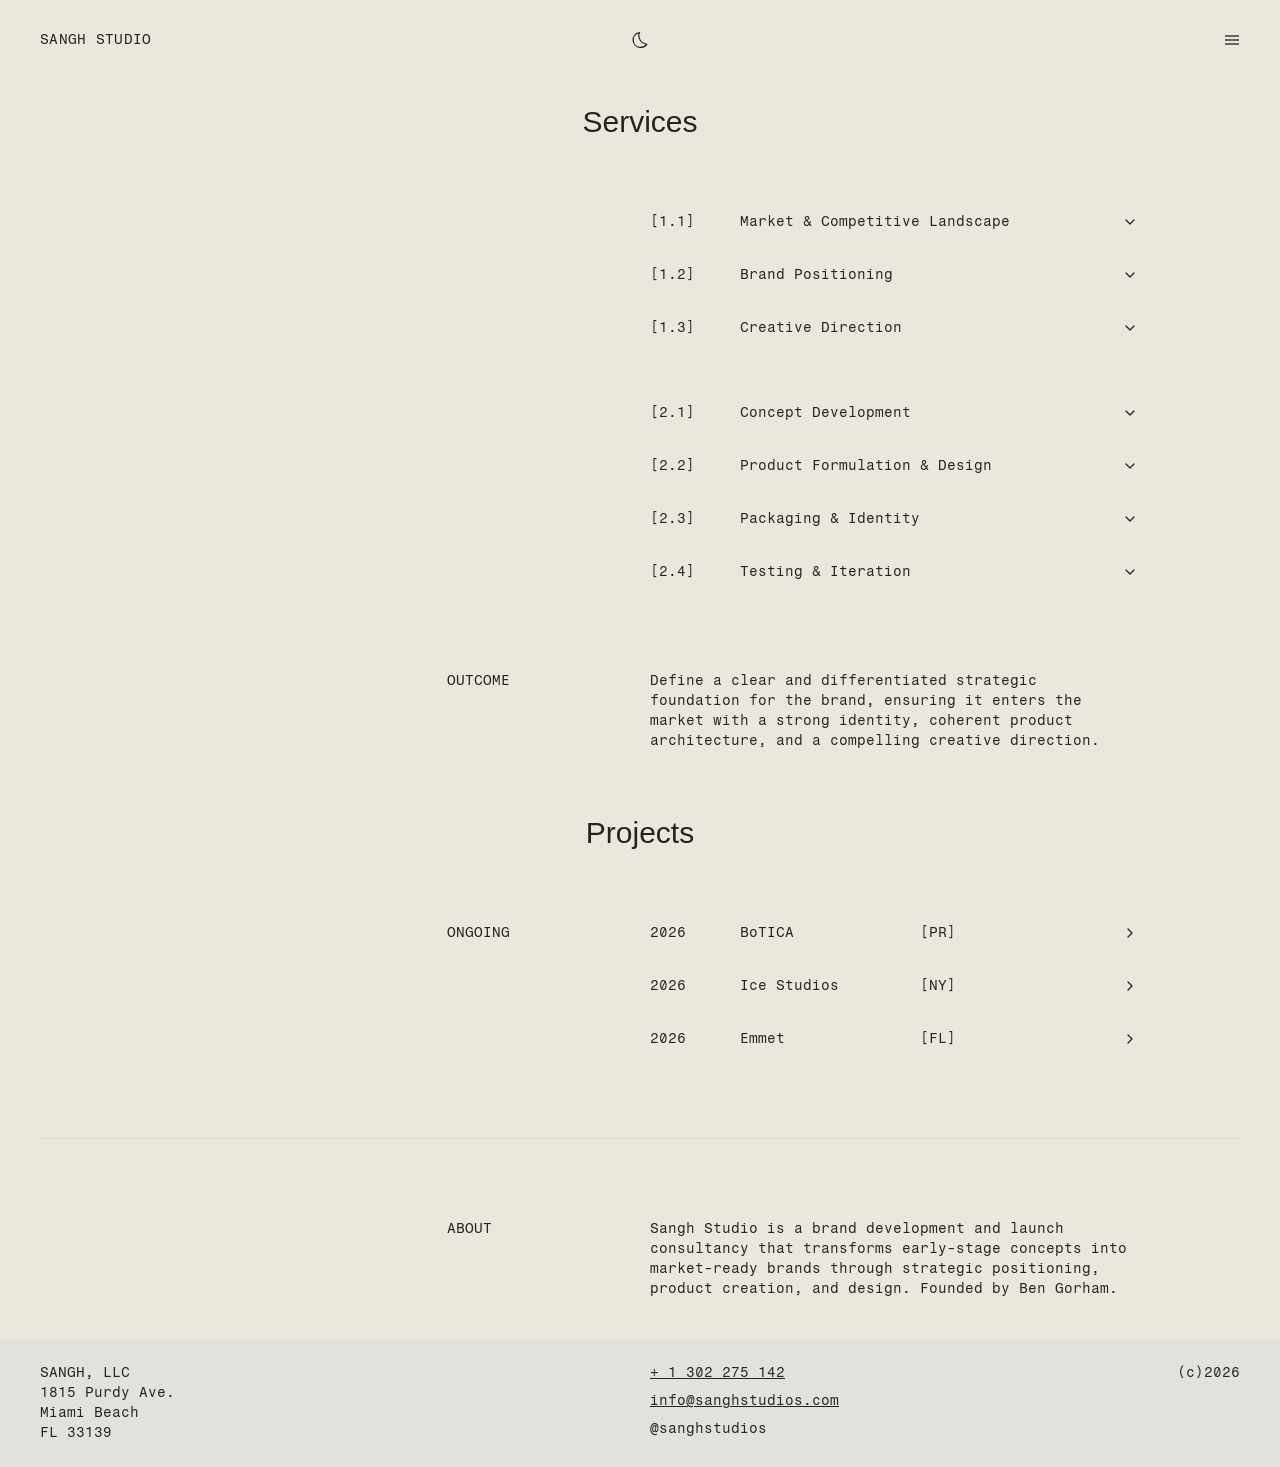
<file: index.html>
<!DOCTYPE html>
<html lang="en">
<head>
<meta charset="UTF-8">
<meta name="viewport" content="width=device-width, initial-scale=1.0">
<meta name="robots" content="noindex, nofollow">
<title>Sangh Studio</title>
<link rel="preconnect" href="https://fonts.googleapis.com">
<link rel="preconnect" href="https://fonts.gstatic.com" crossorigin>
<link href="https://fonts.googleapis.com/css2?family=Fragment+Mono:ital@0;1&display=swap" rel="stylesheet">
<link rel="stylesheet" href="styles.css">
</head>
<body>

<div class="page">

  <header class="navbar">
    <a class="navbar__logo" href="index.html">SANGH STUDIO</a>
    <button class="theme-toggle" type="button" aria-label="Toggle dark mode" data-theme-toggle>
      <span class="theme-toggle__icon theme-toggle__icon--awake" aria-hidden="true">
        <svg viewBox="0 0 32 32" fill="currentColor">
          <rect x="15" y="2" width="2" height="4.96"/>
          <rect x="21.67" y="6.85" width="4.96" height="2" transform="translate(1.52 19.37) rotate(-45)"/>
          <rect x="25.04" y="15" width="4.96" height="2"/>
          <rect x="23.15" y="21.67" width="2" height="4.96" transform="translate(-10 24.15) rotate(-45)"/>
          <rect x="15" y="25.04" width="2" height="4.96"/>
          <rect x="5.37" y="23.15" width="4.96" height="2" transform="translate(-14.77 12.63) rotate(-45)"/>
          <rect x="2" y="15" width="4.96" height="2"/>
          <rect x="6.85" y="5.37" width="2" height="4.96" transform="translate(-3.25 7.85) rotate(-45)"/>
          <path d="M16,12a4,4,0,1,1-4,4,4,4,0,0,1,4-4m0-2a6,6,0,1,0,6,6,6,6,0,0,0-6-6Z"/>
        </svg>
      </span>
      <span class="theme-toggle__icon theme-toggle__icon--asleep" aria-hidden="true">
        <svg viewBox="0 0 32 32" fill="currentColor">
          <path d="M13.5025,5.4136A15.0755,15.0755,0,0,0,25.096,23.6082a11.1134,11.1134,0,0,1-7.9749,3.3893c-.1385,0-.2782.0051-.4178,0A11.0944,11.0944,0,0,1,13.5025,5.4136M14.98,3a1.0024,1.0024,0,0,0-.1746.0156A13.0959,13.0959,0,0,0,16.63,28.9973c.1641.006.3282,0,.4909,0a13.0724,13.0724,0,0,0,10.702-5.5556,1.0094,1.0094,0,0,0-.7833-1.5644A13.08,13.08,0,0,1,15.8892,4.38,1.0149,1.0149,0,0,0,14.98,3Z"/>
        </svg>
      </span>
    </button>
    <button class="navbar__menu" aria-label="Open menu" type="button">
      <svg viewBox="0 0 16 16" fill="none" xmlns="http://www.w3.org/2000/svg">
        <line x1="1" y1="4" x2="15" y2="4" stroke="currentColor" stroke-width="1.3"/>
        <line x1="1" y1="8" x2="15" y2="8" stroke="currentColor" stroke-width="1.3"/>
        <line x1="1" y1="12" x2="15" y2="12" stroke="currentColor" stroke-width="1.3"/>
      </svg>
    </button>
  </header>

  <h1 class="section-heading">Services</h1>

  <div class="accordion-block">
    <div class="accordion-block__list services-list">

      <details class="accordion-row">
        <summary class="accordion-row__summary">
          <span class="accordion-row__tag">[1.1]</span>
          <span class="accordion-row__label">Market &amp; Competitive Landscape</span>
          <svg class="accordion-row__chevron" viewBox="0 0 16 16" fill="none" xmlns="http://www.w3.org/2000/svg">
            <path d="M4 6l4 4 4-4" stroke="currentColor" stroke-width="1.3" stroke-linecap="round" stroke-linejoin="round"/>
          </svg>
        </summary>
        <div class="accordion-row__panel">We map the competitive field and market context that shape where the brand can credibly compete.</div>
      </details>

      <details class="accordion-row">
        <summary class="accordion-row__summary">
          <span class="accordion-row__tag">[1.2]</span>
          <span class="accordion-row__label">Brand Positioning</span>
          <svg class="accordion-row__chevron" viewBox="0 0 16 16" fill="none" xmlns="http://www.w3.org/2000/svg">
            <path d="M4 6l4 4 4-4" stroke="currentColor" stroke-width="1.3" stroke-linecap="round" stroke-linejoin="round"/>
          </svg>
        </summary>
        <div class="accordion-row__panel">A clear, differentiated position the rest of the brand is built from.</div>
      </details>

      <details class="accordion-row">
        <summary class="accordion-row__summary">
          <span class="accordion-row__tag">[1.3]</span>
          <span class="accordion-row__label">Creative Direction</span>
          <svg class="accordion-row__chevron" viewBox="0 0 16 16" fill="none" xmlns="http://www.w3.org/2000/svg">
            <path d="M4 6l4 4 4-4" stroke="currentColor" stroke-width="1.3" stroke-linecap="round" stroke-linejoin="round"/>
          </svg>
        </summary>
        <div class="accordion-row__panel">Visual and verbal direction that carries the position into the world.</div>
      </details>

    </div>
  </div>

  <div class="accordion-block">
    <div class="accordion-block__list services-list">

      <details class="accordion-row">
        <summary class="accordion-row__summary">
          <span class="accordion-row__tag">[2.1]</span>
          <span class="accordion-row__label">Concept Development</span>
          <svg class="accordion-row__chevron" viewBox="0 0 16 16" fill="none" xmlns="http://www.w3.org/2000/svg">
            <path d="M4 6l4 4 4-4" stroke="currentColor" stroke-width="1.3" stroke-linecap="round" stroke-linejoin="round"/>
          </svg>
        </summary>
        <div class="accordion-row__panel">Product and brand concepts stress-tested before build.</div>
      </details>

      <details class="accordion-row">
        <summary class="accordion-row__summary">
          <span class="accordion-row__tag">[2.2]</span>
          <span class="accordion-row__label">Product Formulation &amp; Design</span>
          <svg class="accordion-row__chevron" viewBox="0 0 16 16" fill="none" xmlns="http://www.w3.org/2000/svg">
            <path d="M4 6l4 4 4-4" stroke="currentColor" stroke-width="1.3" stroke-linecap="round" stroke-linejoin="round"/>
          </svg>
        </summary>
        <div class="accordion-row__panel">From formulation through physical and digital product design.</div>
      </details>

      <details class="accordion-row">
        <summary class="accordion-row__summary">
          <span class="accordion-row__tag">[2.3]</span>
          <span class="accordion-row__label">Packaging &amp; Identity</span>
          <svg class="accordion-row__chevron" viewBox="0 0 16 16" fill="none" xmlns="http://www.w3.org/2000/svg">
            <path d="M4 6l4 4 4-4" stroke="currentColor" stroke-width="1.3" stroke-linecap="round" stroke-linejoin="round"/>
          </svg>
        </summary>
        <div class="accordion-row__panel">Packaging and identity systems that hold up shelf to screen.</div>
      </details>

      <details class="accordion-row">
        <summary class="accordion-row__summary">
          <span class="accordion-row__tag">[2.4]</span>
          <span class="accordion-row__label">Testing &amp; Iteration</span>
          <svg class="accordion-row__chevron" viewBox="0 0 16 16" fill="none" xmlns="http://www.w3.org/2000/svg">
            <path d="M4 6l4 4 4-4" stroke="currentColor" stroke-width="1.3" stroke-linecap="round" stroke-linejoin="round"/>
          </svg>
        </summary>
        <div class="accordion-row__panel">Iterative testing to validate before scale.</div>
      </details>

    </div>
  </div>

  <div class="row">
    <span class="row__label">OUTCOME</span>
    <p class="row__content">Define a clear and differentiated strategic foundation for the brand, ensuring it enters the market with a strong identity, coherent product architecture, and a compelling creative direction.</p>
  </div>

  <h1 class="section-heading">Projects</h1>

  <div class="accordion-block">
    <span class="accordion-block__label">ONGOING</span>
    <div class="accordion-block__list">

      <a class="accordion-row project-row" href="case-study.html">
        <span class="accordion-row__summary">
          <span class="accordion-row__tag">2026</span>
          <span class="accordion-row__label">BoTICA</span>
          <span class="accordion-row__label">[PR]</span>
          <svg class="accordion-row__chevron" viewBox="0 0 16 16" fill="none" xmlns="http://www.w3.org/2000/svg">
            <path d="M6 4l4 4-4 4" stroke="currentColor" stroke-width="1.3" stroke-linecap="round" stroke-linejoin="round"/>
          </svg>
        </span>
      </a>

      <a class="accordion-row project-row" href="case-study.html">
        <span class="accordion-row__summary">
          <span class="accordion-row__tag">2026</span>
          <span class="accordion-row__label">Ice Studios</span>
          <span class="accordion-row__label">[NY]</span>
          <svg class="accordion-row__chevron" viewBox="0 0 16 16" fill="none" xmlns="http://www.w3.org/2000/svg">
            <path d="M6 4l4 4-4 4" stroke="currentColor" stroke-width="1.3" stroke-linecap="round" stroke-linejoin="round"/>
          </svg>
        </span>
      </a>

      <a class="accordion-row project-row" href="case-study.html">
        <span class="accordion-row__summary">
          <span class="accordion-row__tag">2026</span>
          <span class="accordion-row__label">Emmet</span>
          <span class="accordion-row__label">[FL]</span>
          <svg class="accordion-row__chevron" viewBox="0 0 16 16" fill="none" xmlns="http://www.w3.org/2000/svg">
            <path d="M6 4l4 4-4 4" stroke="currentColor" stroke-width="1.3" stroke-linecap="round" stroke-linejoin="round"/>
          </svg>
        </span>
      </a>

    </div>
  </div>

  <hr class="divider">

  <div class="row">
    <span class="row__label">ABOUT</span>
    <p class="row__content">Sangh Studio is a brand development and launch consultancy that transforms early-stage concepts into market-ready brands through strategic positioning, product creation, and design. Founded by Ben Gorham.</p>
  </div>

</div>

<footer class="footer">
  <div class="footer__inner">
    <address class="footer__address">SANGH, LLC
1815 Purdy Ave.
Miami Beach
FL 33139</address>
    <div class="footer__contact">
      <a href="tel:+13022751142">+ 1 302 275 142</a>
      <a href="mailto:info@sanghstudios.com">info@sanghstudios.com</a>
      <span>@sanghstudios</span>
    </div>
    <div class="footer__copyright">(c)2026</div>
  </div>
</footer>

<script>
(function () {
  var toggle = document.querySelector('[data-theme-toggle]');
  if (!toggle) return;

  var stored = localStorage.getItem('theme');
  if (stored) document.documentElement.setAttribute('data-theme', stored);

  function isDark() {
    var attr = document.documentElement.getAttribute('data-theme');
    if (attr === 'dark') return true;
    if (attr === 'light') return false;
    return window.matchMedia('(prefers-color-scheme: dark)').matches;
  }
  toggle.setAttribute('aria-pressed', String(isDark()));

  toggle.addEventListener('click', function () {
    var next = isDark() ? 'light' : 'dark';
    document.documentElement.setAttribute('data-theme', next);
    localStorage.setItem('theme', next);
    toggle.setAttribute('aria-pressed', String(next === 'dark'));
  });
})();
</script>

</body>
</html>
</file>
<file: styles.css>
/* ==========================================================================
   Design tokens — mirrors the Figma variable collections (Color, Spacing,
   Typography, Opacity) in z4r2GtcbVEovhkcWIFmdTf.
   ========================================================================== */
:root {
  /* Primitive — warm neutrals */
  --color-warm-100: #EAE7DC;
  --color-warm-200: #C2BCA6;
  --color-warm-300: #979283;
  --color-warm-400: #6E6B61;
  --color-warm-500: #474641;
  --color-warm-600: #242424;

  /* Primitive — true grays */
  --color-white: #FFFFFF;
  --color-gray-100: #F2F2F2;
  --color-gray-200: #D9D9D9;
  --color-gray-300: #B3B3B3;
  --color-gray-400: #808080;
  --color-gray-500: #4D4D4D;
  --color-gray-600: #262626;
  --color-black: #000000;

  /* Semantic */
  --color-bg-page: var(--color-warm-100);
  --color-bg-footer: rgb(from var(--color-gray-200) r g b / var(--opacity-4));
  --color-text-primary: var(--color-warm-600);
  --color-text-secondary: var(--color-warm-500);
  --color-border-subtle: var(--color-warm-200);
  --color-border-sharp: var(--color-gray-600);

  /* Typography */
  --font-family-heading: "Helvetica Neue", Helvetica, Arial, sans-serif;
  --font-family-body: "Fragment Mono", ui-monospace, "SFMono-Regular", Menlo, monospace;

  --font-size-body: 14px;      --line-height-body: 20px;
  --font-size-subhead: 22px;   --line-height-subhead: 28px;
  --font-size-h1: 30px;        --line-height-h1: 36px;
  --font-size-h2: 38px;        --line-height-h2: 44px;
  --font-size-display-sm: 46px; --line-height-display-sm: 52px;
  --font-size-display: 54px;   --line-height-display: 60px;

  /* Spacing */
  --space-1: 8px;  --space-2: 16px; --space-3: 24px; --space-4: 32px; --space-5: 40px;
  --space-6: 48px; --space-7: 56px; --space-8: 64px; --space-9: 72px; --space-10: 80px;

  /* Sizing */
  --size-icon: 16px;
  --size-row-height: 32px;
  --size-nav-height: 80px;
  --size-page-max-width: 1280px;

  /* Breakpoints (reference — expressed as media queries below) */
  --breakpoint-tablet: 1024px;
  --breakpoint-mobile: 768px;

  /* Borders */
  --border-width-1: 1px;
  --border-width-2: 8px;

  /* Opacity */
  --opacity-1: 0.11; --opacity-2: 0.22; --opacity-3: 0.33;
  --opacity-4: 0.44; --opacity-5: 0.55; --opacity-6: 0.66;

  /* Layout */
  --page-margin: 40px;
  --grid-gap: 20px;
}

@media (max-width: 768px) {
  :root {
    --page-margin: var(--space-3);
    --grid-gap: var(--space-3);
  }
}

/* ==========================================================================
   Dark mode — mirrors the "Dark" mode on Figma's Color variable collection.
   Only semantic tokens change; primitives are mode-independent by design.
   System preference applies unless explicitly overridden via [data-theme].
   ========================================================================== */
@media (prefers-color-scheme: dark) {
  :root:not([data-theme="light"]) {
    --color-bg-page: var(--color-warm-600);
    --color-bg-footer: var(--color-black);
    --color-text-primary: var(--color-warm-100);
    --color-border-subtle: var(--color-black);
    --color-border-sharp: var(--color-gray-100);
  }
}

:root[data-theme="dark"] {
  --color-bg-page: var(--color-warm-600);
  --color-bg-footer: var(--color-black);
  --color-text-primary: var(--color-warm-100);
  --color-border-subtle: var(--color-black);
  --color-border-sharp: var(--color-gray-100);
}

/* ==========================================================================
   Base
   ========================================================================== */
* { box-sizing: border-box; }

html, body {
  margin: 0;
  padding: 0;
  background: var(--color-bg-page);
  color: var(--color-text-primary);
  font-family: var(--font-family-body);
  font-size: var(--font-size-body);
  line-height: var(--line-height-body);
}

a { color: inherit; }

.page {
  width: 100%;
  padding-top: var(--size-nav-height);
}

.section {
  padding: 0 var(--page-margin);
}

/* ==========================================================================
   Navbar
   ========================================================================== */
.navbar {
  position: fixed;
  top: 0;
  left: 0;
  right: 0;
  z-index: 100;
  height: var(--size-nav-height);
  display: flex;
  align-items: center;
  justify-content: space-between;
  padding: 0 var(--page-margin);
}

.navbar__logo {
  font-family: var(--font-family-body);
  font-size: var(--font-size-body);
  letter-spacing: 0.02em;
  text-decoration: none;
}

.navbar__menu {
  width: var(--size-icon);
  height: var(--size-icon);
  display: flex;
  align-items: center;
  justify-content: center;
  background: none;
  border: none;
  padding: 0;
  cursor: pointer;
  color: var(--color-text-primary);
}
.navbar__menu svg { width: 100%; height: 100%; }

/* Placeholder light/dark toggle — a single icon swaps depending on mode,
   no track/thumb. Asleep (moon) shows in light mode, awake (sun) shows in
   dark mode — each icon signals the mode you're in, not the mode you'd
   switch to. */
.theme-toggle {
  position: absolute;
  left: 50%;
  top: 50%;
  transform: translate(-50%, -50%);
  background: none;
  border: none;
  padding: 0;
  cursor: pointer;
  display: flex;
  align-items: center;
  color: var(--color-text-primary);
}
.theme-toggle__icon {
  display: none;
  align-items: center;
  justify-content: center;
  width: 20px;
  height: 20px;
}
.theme-toggle__icon svg { width: 100%; height: 100%; display: block; }
.theme-toggle__icon--asleep { display: flex; }
:root[data-theme="dark"] .theme-toggle__icon--asleep { display: none; }
:root[data-theme="dark"] .theme-toggle__icon--awake { display: flex; }
@media (prefers-color-scheme: dark) {
  :root:not([data-theme="light"]) .theme-toggle__icon--asleep { display: none; }
  :root:not([data-theme="light"]) .theme-toggle__icon--awake { display: flex; }
}

/* ==========================================================================
   Section headings ("Services", "Projects")
   ========================================================================== */
.section-heading {
  text-align: center;
  padding: var(--space-3) var(--page-margin);
  margin: 0;
  font-family: var(--font-family-heading);
  font-weight: 500;
  font-size: var(--font-size-h1);
  line-height: var(--line-height-h1);
}

/* Case study project name — same centered, full-width treatment as
   .section-heading above, at the larger hero display size. */
.project-title {
  text-align: center;
  padding: 0 var(--page-margin) var(--space-3);
  margin: 0;
  font-family: var(--font-family-heading);
  font-weight: 500;
  font-size: var(--font-size-display-sm);
  line-height: var(--line-height-display-sm);
}

/* ==========================================================================
   Label + content row (Outcome / About) — 12-col fluid grid
   ========================================================================== */
.row {
  display: grid;
  grid-template-columns: repeat(12, 1fr);
  gap: var(--grid-gap);
  padding: var(--space-5) var(--page-margin);
}

.row__label {
  grid-column: 5 / span 2;
}

.row__content {
  grid-column: 7 / span 6;
  max-width: 480px;
  margin: 0;
}

@media (max-width: 768px) {
  .row {
    display: grid;
    grid-template-columns: repeat(6, 1fr);
    padding: var(--space-4) var(--page-margin);
  }
  .row__label {
    grid-column: 1 / span 2;
  }
  .row__content {
    grid-column: 3 / span 4;
    max-width: none;
  }
}

/* ==========================================================================
   Accordion list (Services items, Ongoing projects)
   ========================================================================== */
.accordion-block {
  display: grid;
  grid-template-columns: repeat(12, 1fr);
  gap: var(--grid-gap);
  padding: var(--space-4) var(--page-margin);
}
.accordion-block[hidden] {
  display: none;
}

.accordion-block + .accordion-block {
  padding-top: 0;
}

.accordion-block__list {
  grid-column: 7 / span 5;
  display: flex;
  flex-direction: column;
}

@media (max-width: 768px) {
  .accordion-block {
    display: grid;
    grid-template-columns: repeat(6, 1fr);
    padding: var(--space-3) var(--page-margin);
  }
  .accordion-block__list {
    grid-column: 1 / -1;
    width: 100%;
  }
}

.accordion-row {
  display: block;
  border-bottom: var(--border-width-1) solid transparent;
  color: inherit;
  font-family: var(--font-family-body);
  font-size: var(--font-size-body);
  line-height: var(--line-height-body);
  text-decoration: none;
}

/* Desktop/tablet: divider line only appears on hover */
@media (min-width: 769px) {
  .accordion-row:hover {
    border-bottom-color: var(--color-border-sharp);
  }
}

/* Mobile: divider line always visible */
@media (max-width: 768px) {
  .accordion-row {
    border-bottom-color: var(--color-border-sharp);
  }
}

.accordion-row__summary {
  display: flex;
  align-items: center;
  width: 100%;
  padding: var(--space-2) 0;
  cursor: pointer;
  list-style: none;
}
.accordion-row__summary::-webkit-details-marker { display: none; }

.accordion-block__label {
  grid-column: 5 / span 2;
  align-self: start;
  padding-top: var(--space-2);
}

@media (max-width: 768px) {
  .accordion-block__label {
    display: block;
    grid-column: 1 / -1;
    padding-top: 0;
    margin-bottom: var(--space-2);
  }
}

.accordion-row__tag {
  flex: 0 0 90px;
}

.accordion-row__label {
  flex: 1 1 auto;
  padding-right: var(--space-2);
}

.accordion-row__chevron {
  flex: 0 0 var(--size-icon);
  width: var(--size-icon);
  height: var(--size-icon);
  transition: transform 0.2s ease;
}

details.accordion-row[open] .accordion-row__chevron {
  transform: rotate(180deg);
}

.accordion-row__panel {
  grid-column: 1 / -1;
  padding: 0 0 var(--space-3) 0;
  color: var(--color-warm-500);
  max-width: 460px;
}

.project-row .accordion-row__label {
  flex: 0 1 180px;
  min-width: 0;
  padding-right: var(--space-2);
}
.project-row .accordion-row__tag {
  flex: 0 0 90px;
}
.project-row .accordion-row__chevron {
  margin-left: auto;
}

@media (max-width: 480px) {
  .project-row .accordion-row__label {
    flex: 0 1 auto;
  }
}

/* ==========================================================================
   Divider
   ========================================================================== */
.divider {
  border: none;
  border-top: var(--border-width-1) solid var(--color-border-subtle);
  opacity: var(--opacity-3);
  margin: var(--space-5) var(--page-margin);
}

@media (max-width: 768px) {
  .divider { display: none; }
}

/* ==========================================================================
   Footer
   ========================================================================== */
.footer {
  background: var(--color-bg-footer);
  width: 100%;
}

.footer__inner {
  padding: var(--space-3) var(--page-margin);
  display: grid;
  grid-template-columns: repeat(12, 1fr);
  gap: var(--grid-gap);
}

.footer__address {
  grid-column: 1 / span 4;
  white-space: pre-line;
  font-style: normal;
}

.footer__contact {
  grid-column: 7 / span 4;
  display: flex;
  flex-direction: column;
  gap: var(--space-1);
}

.footer__contact a { text-decoration: underline; }

.footer__copyright {
  grid-column: 11 / span 2;
  text-align: right;
}

@media (max-width: 768px) {
  .footer__inner {
    display: grid;
    grid-template-columns: repeat(6, 1fr);
  }
  .footer__address { grid-column: 1 / -1; margin-bottom: var(--space-6); }
  .footer__contact { grid-column: 1 / -1; margin-top: var(--space-3); }
  .footer__copyright {
    grid-column: 1 / -1;
    text-align: left;
    margin-top: var(--space-1);
  }
}

/* ==========================================================================
   Figure (case study imagery)
   ========================================================================== */
.figure { grid-column: 7 / span 6; margin: 0; }
.figure--wide { grid-column: 1 / span 12; }
.figure--sixcol { grid-column: 1 / span 6; }
.figure--half { grid-column: 7 / span 3; }
.figure__frame {
  position: relative;
  overflow: hidden;
  width: 100%;
  aspect-ratio: 4 / 3;
  background: var(--color-bg-footer);
  display: flex;
  align-items: center;
  justify-content: center;
  color: var(--color-warm-400);
  font-size: var(--font-size-body);
}
.figure--wide .figure__frame { aspect-ratio: 16 / 9; height: auto; }
.figure__frame img, .figure__frame video { width: 100%; height: 100%; object-fit: cover; display: block; }
.figure__caption { padding-top: var(--space-1); color: var(--color-text-secondary); }

@media (max-width: 768px) {
  .figure, .figure--wide, .figure--sixcol, .figure--half { grid-column: 1 / -1; width: 100%; }
}

/* Reusable one-off column positions (case study spreads/pairs) — desktop
   values only; each collapses to full-width on mobile alongside quote-block,
   below. Keeping these in classes rather than inline styles is what lets the
   mobile media query win: inline styles cannot be overridden by a stylesheet
   rule without !important. */
.pos-2-4  { grid-column: 2 / span 4; }
.pos-7-6  { grid-column: 7 / span 6; }
.pos-8-4  { grid-column: 8 / span 4; }
.pos-10-3 { grid-column: 10 / span 3; }
.pos-2-10 { grid-column: 2 / span 10; }

/* ==========================================================================
   Quote block (case study pull-quote)
   ========================================================================== */
.quote-block {
  display: flex;
  flex-direction: column;
  justify-content: center;
  gap: var(--space-4);
}
.quote-block__text {
  margin: 0;
  font-family: var(--font-family-heading);
  font-weight: 500;
  font-size: var(--font-size-h1);
  line-height: var(--line-height-h1);
  color: var(--color-text-primary);
}
.quote-block__attribution {
  margin: 0;
  font-family: var(--font-family-body);
  font-size: var(--font-size-body);
  line-height: var(--line-height-body);
  color: var(--color-text-primary);
}

/* Type scale (case study specimen list) — one real vector specimen, shown
   at 7 widths matching the (x4…x.5) multipliers in its own captions. */
.type-scale {
  display: flex;
  flex-direction: column;
  gap: var(--space-4);
  align-self: center;
  background: var(--color-bg-footer);
  padding: var(--space-4);
  /* Specimens use Figma's exact pixel sizes, so the larger ones are wider
     than this column — clip them at this box's own edge, which already
     sits at the page margin (col 12 of the grid ends exactly there). */
  overflow: hidden;
}
.type-scale-row {
  display: flex;
  flex-direction: column;
  gap: var(--space-1);
}
.type-scale-row__caption {
  margin: 0;
  font-family: var(--font-family-body);
  font-size: var(--font-size-body);
  line-height: var(--line-height-body);
  /* Flat gray-400 in both modes — gray-500 matched dark mode's contrast
     ratio numerically but read as too strong in light mode by eye. */
  color: var(--color-gray-400);
}
/* Each row is an infinite ticker: the track holds two back-to-back copies
   of the specimen (each carrying its own trailing gap as margin, so the
   two copies are identical-width units) and scrolls exactly one unit's
   width — a seamless loop with no jump. Speed is the same px/sec for every
   row (duration is set per row, inline, from the specimen's own width), so
   a 48pt line and a 6pt line feel like the same motion, not the same time. */
.type-scale-row__ticker {
  width: 100%;
  overflow: hidden;
}
.type-scale-row__track {
  display: flex;
  width: max-content;
  animation-name: type-scale-ticker;
  animation-timing-function: linear;
  animation-iteration-count: infinite;
}
.type-scale-row__specimen { color: var(--color-text-primary); flex: none; }
@keyframes type-scale-ticker {
  from { transform: translateX(0); }
  to   { transform: translateX(-50%); }
}
@media (prefers-reduced-motion: reduce) {
  .type-scale-row__track { animation-play-state: paused; }
}

@media (max-width: 768px) {
  .quote-block,
  .pos-7-6, .pos-10-3, .pos-2-10 {
    grid-column: 1 / -1;
    margin-top: var(--space-4);
  }
  /* The desktop 4-col images keep their 4-col width on mobile (out of the
     6-col grid) instead of stretching full-width like everything else —
     text blocks sharing these position classes (e.g. quote-block) are
     excluded via the .figure qualifier above. */
  .figure.pos-2-4, .figure.pos-8-4 {
    grid-column: 2 / span 4;
    margin-top: var(--space-4);
  }
}

/* ==========================================================================
   Animation grid (3x3 asynchronous frame-cycling wall)
   ========================================================================== */
.anim-grid {
  width: 100%;
  height: 100%;
  display: grid;
  grid-template-columns: repeat(3, 1fr);
  grid-template-rows: repeat(3, 1fr);
  gap: 0;
}
.anim-cell {
  width: 100%;
  height: 100%;
  aspect-ratio: 1 / 1;
  object-fit: cover;
  display: block;
}

/* ==========================================================================
   Motion — "the cog": one tick = 80ms (8px of space ~ 80ms of time).
   ========================================================================== */
:root {
  --tick: 80ms;
  --easing-cog: cubic-bezier(0.2, 0, 0, 1);
}

/* Label Reveal (animated SVG). Until label-reveal.js marks it .is-ready the
   finished artwork is shown, so the page works without JavaScript. */
.label-reveal { width: 100%; height: 100%; display: block; }
.label-reveal.is-ready .stag,
.label-reveal.is-ready .sweep { stroke-dasharray: 1; stroke-dashoffset: 1; }
.label-reveal.is-ready .lr-row { opacity: 0; }
.label-reveal.is-playing .stag  { animation: label-draw var(--tick) var(--easing-cog) forwards; }
.label-reveal.is-playing .sweep { animation: label-draw calc(var(--tick) * 13) linear forwards; } /* duration set per label in JS */
.label-reveal.is-playing .lr-row { animation: label-show calc(var(--tick) * 3) var(--easing-cog) forwards; }
@keyframes label-draw { to { stroke-dashoffset: 0; } }
@keyframes label-show { to { opacity: 1; } }

/* ==========================================================================
   Case study — one vertical rhythm: every block sits space-5 from the next.
   Blocks carry no vertical padding of their own here; spacing is owned by the
   page so any two neighbours are the same distance apart at every breakpoint.
   ========================================================================== */
.page--case-study { padding-bottom: var(--space-5); }
.page--case-study > * + * { margin-top: var(--space-5); }
.page--case-study > .row,
.page--case-study > .accordion-block,
.page--case-study > .project-title {
  padding-top: 0;
  padding-bottom: 0;
}
.page--case-study > .divider { margin-bottom: 0; }

/* Tile grid — nine cement tiles; the whole wall swaps between two checkerboard
   frames together (see tile-flip.js). Shows the first frame without JavaScript. */
.tile-grid {
  aspect-ratio: 1 / 1;
  display: grid;
  grid-template-columns: repeat(3, 1fr);
  grid-template-rows: repeat(3, 1fr);
  gap: 0;
  margin: 0;
}
.tile-cell { position: relative; overflow: hidden; }
.tile-cell img { position: absolute; inset: 0; width: 100%; height: 100%; display: block; }
.tile-cell[data-state="blue"] .tile-red,
.tile-cell[data-state="red"]  .tile-blue { visibility: hidden; }
</file>
